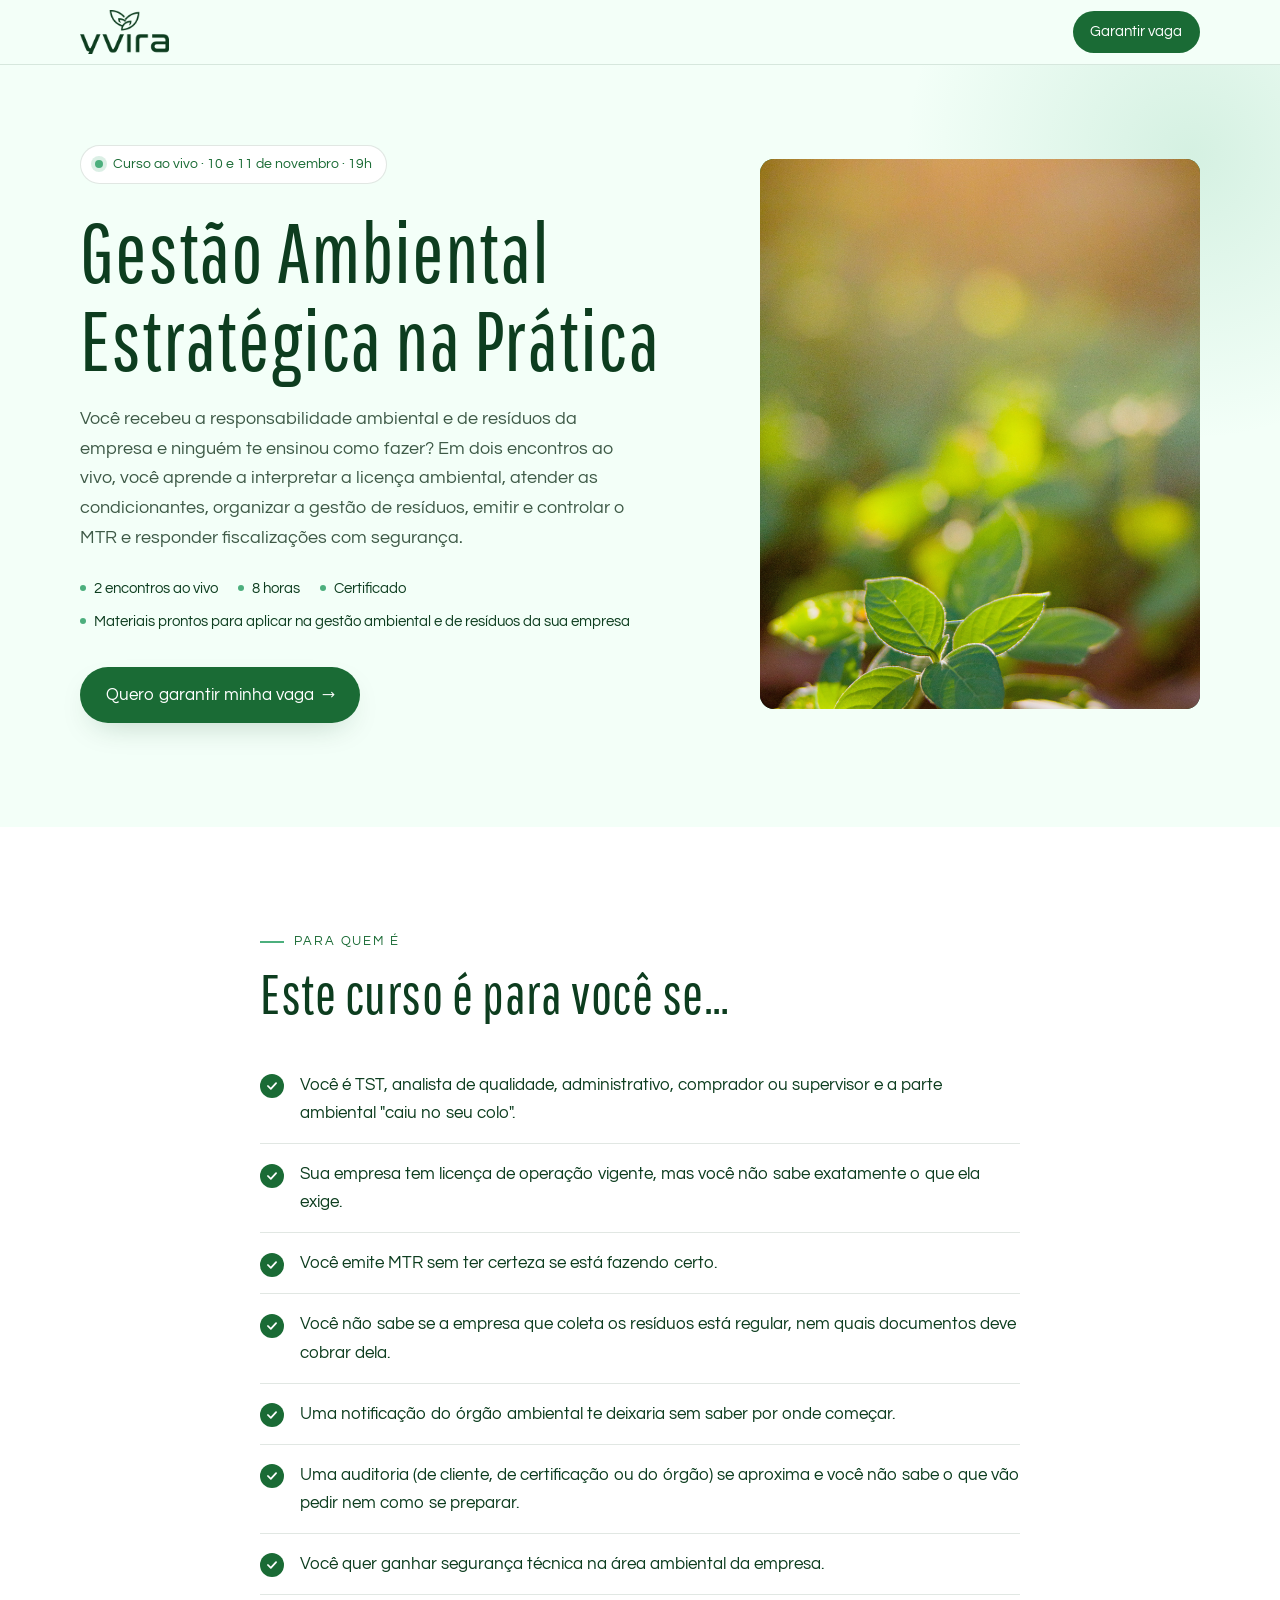
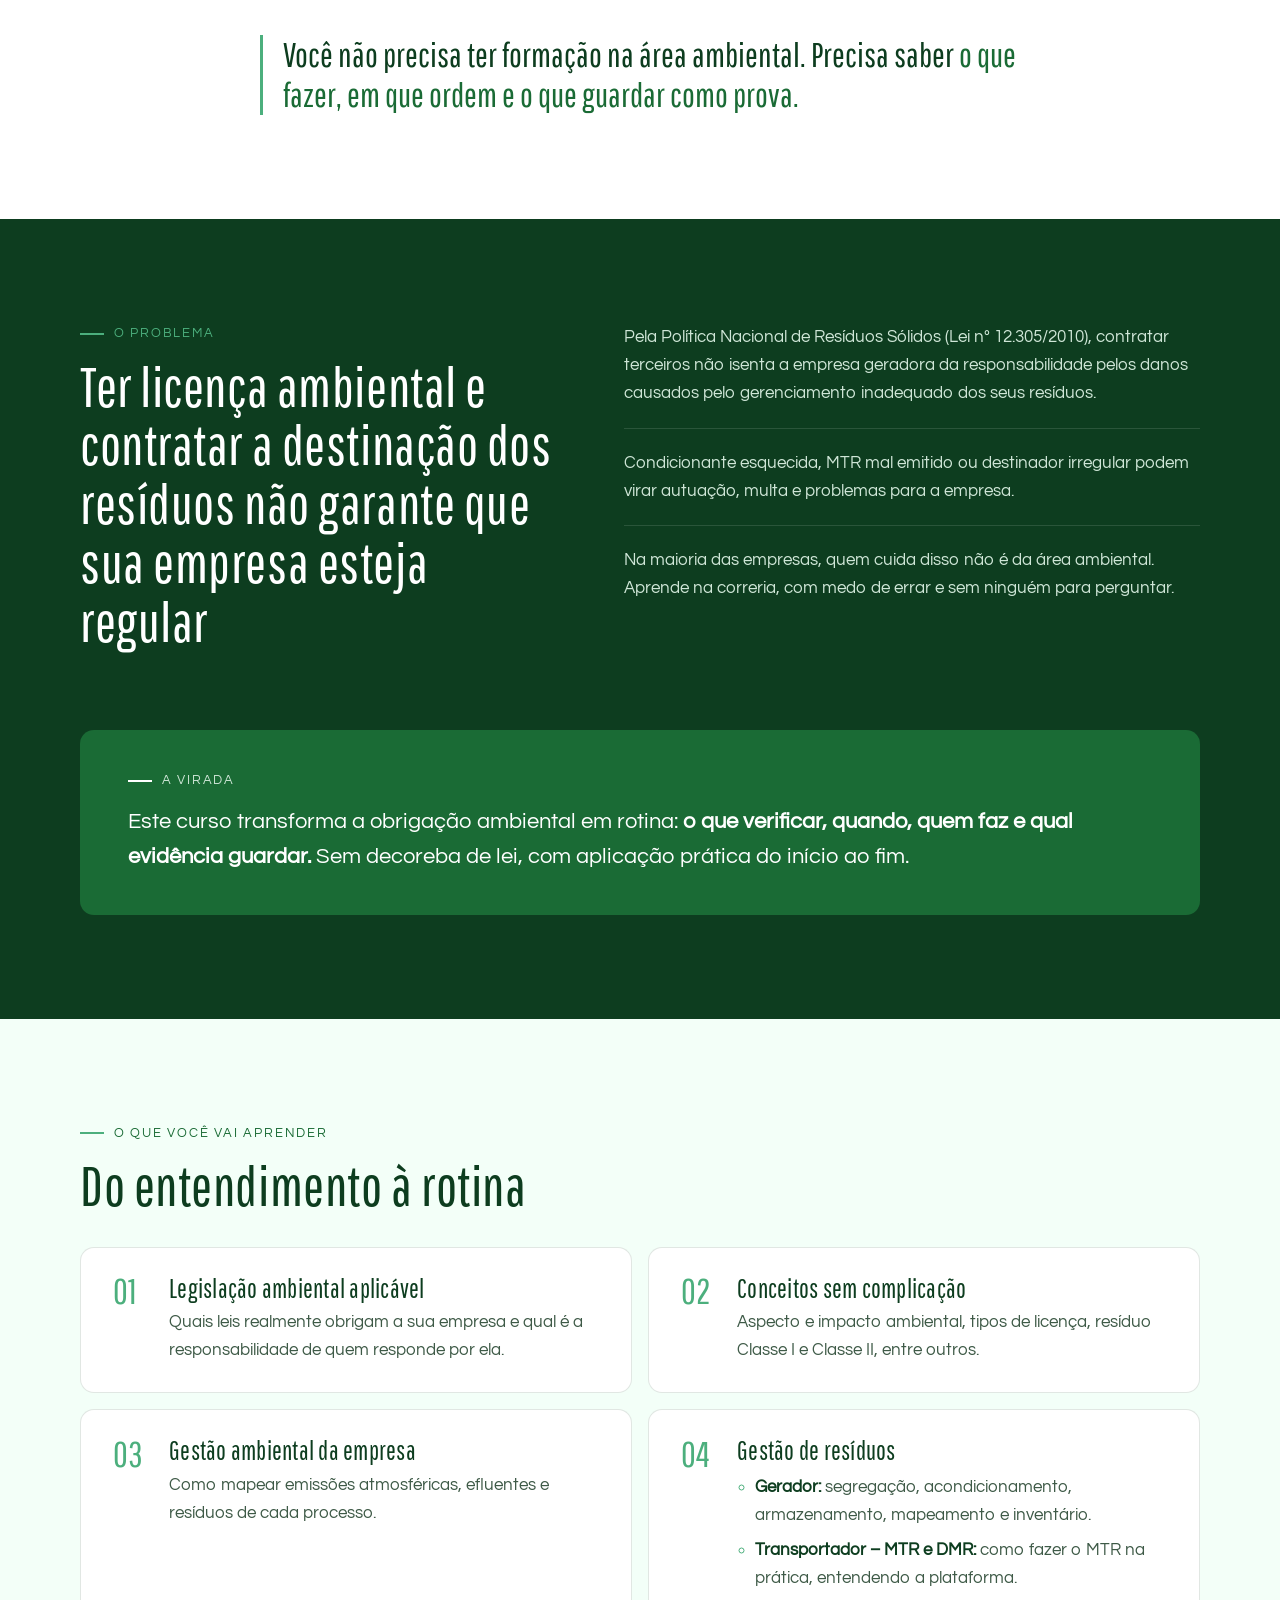
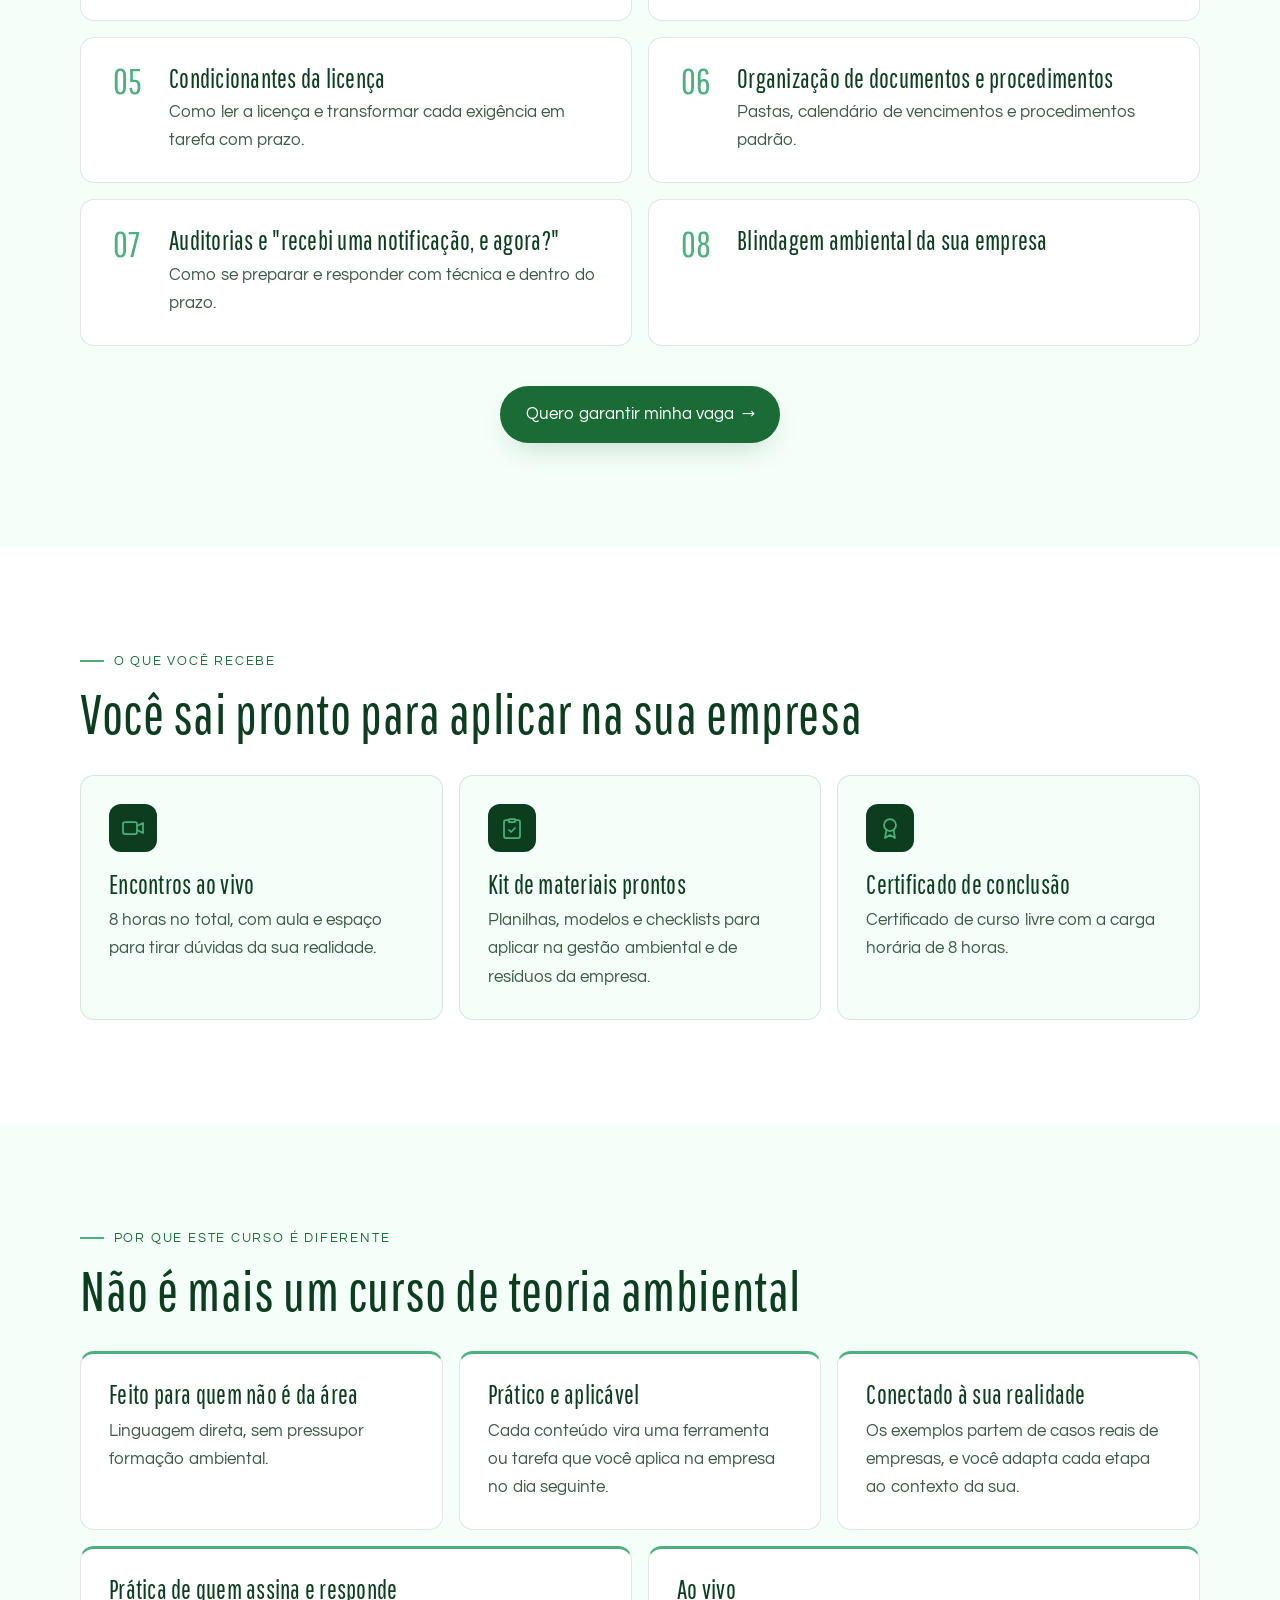
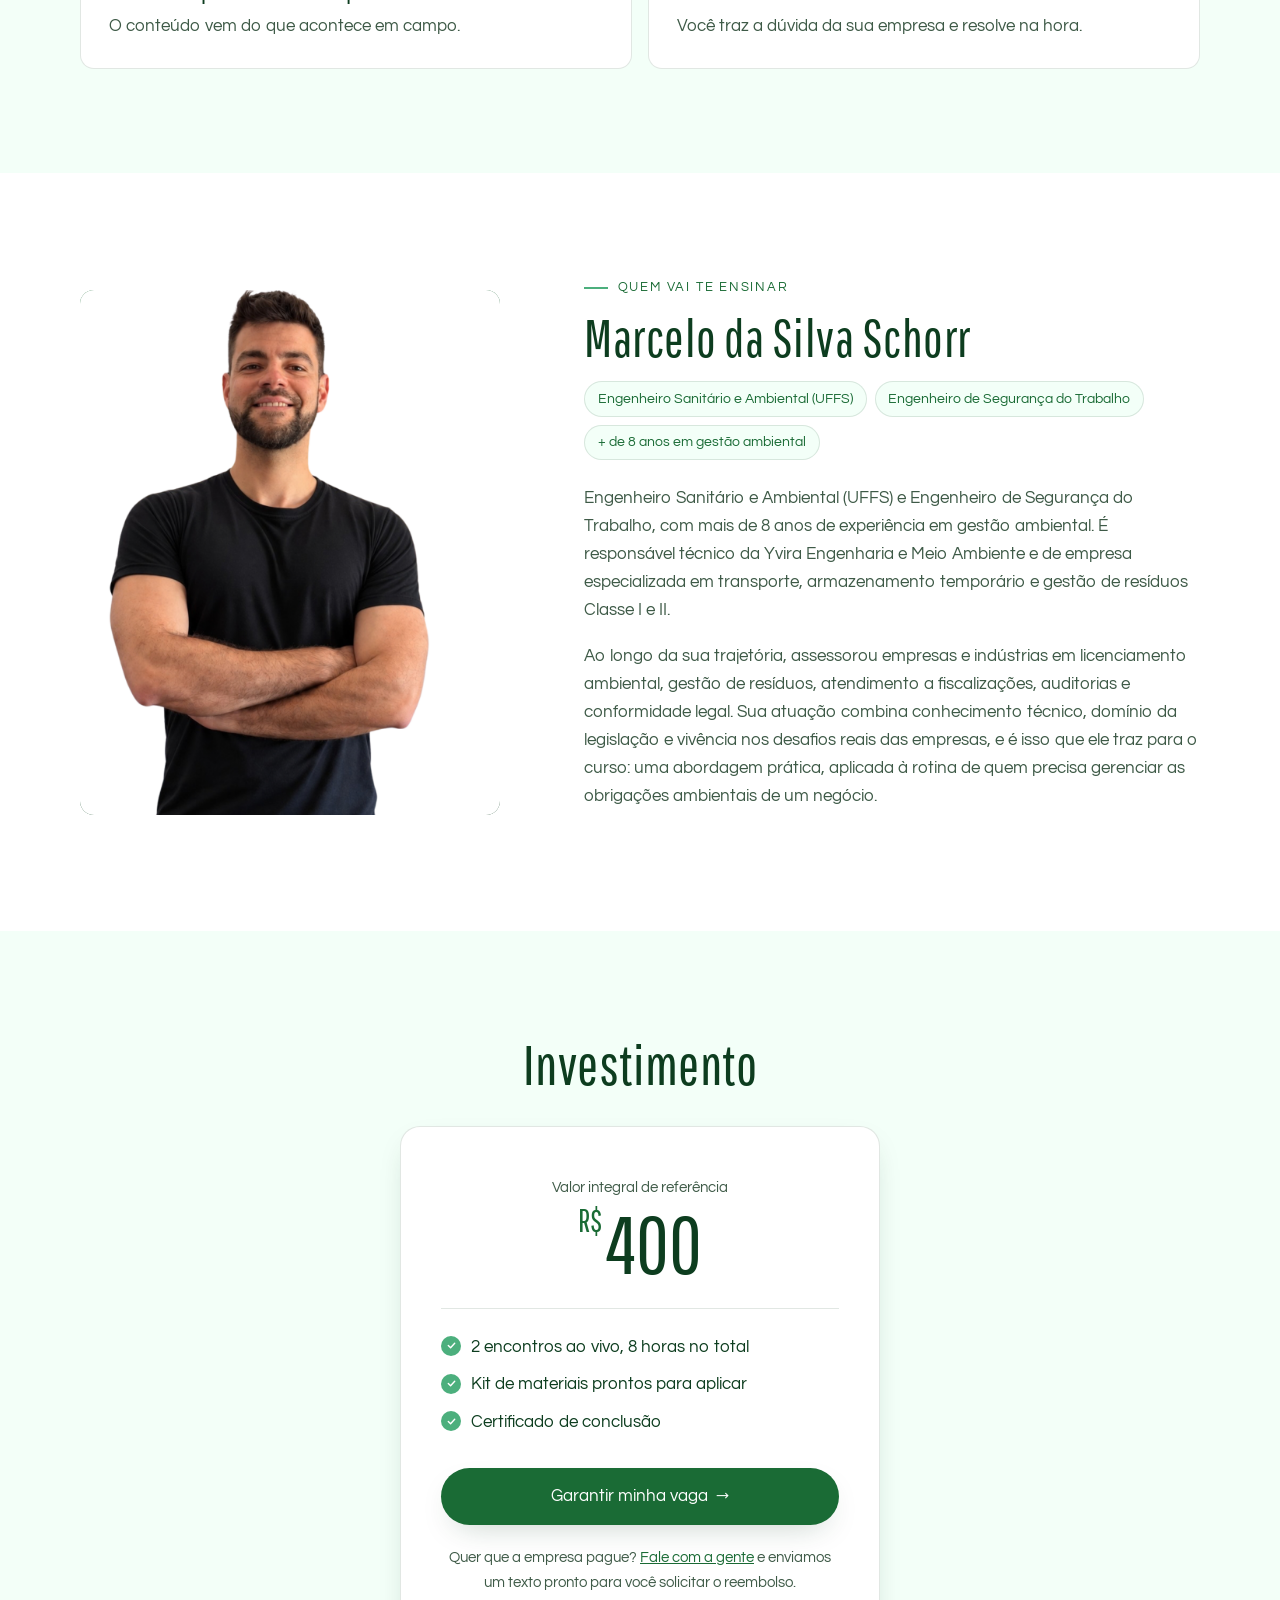
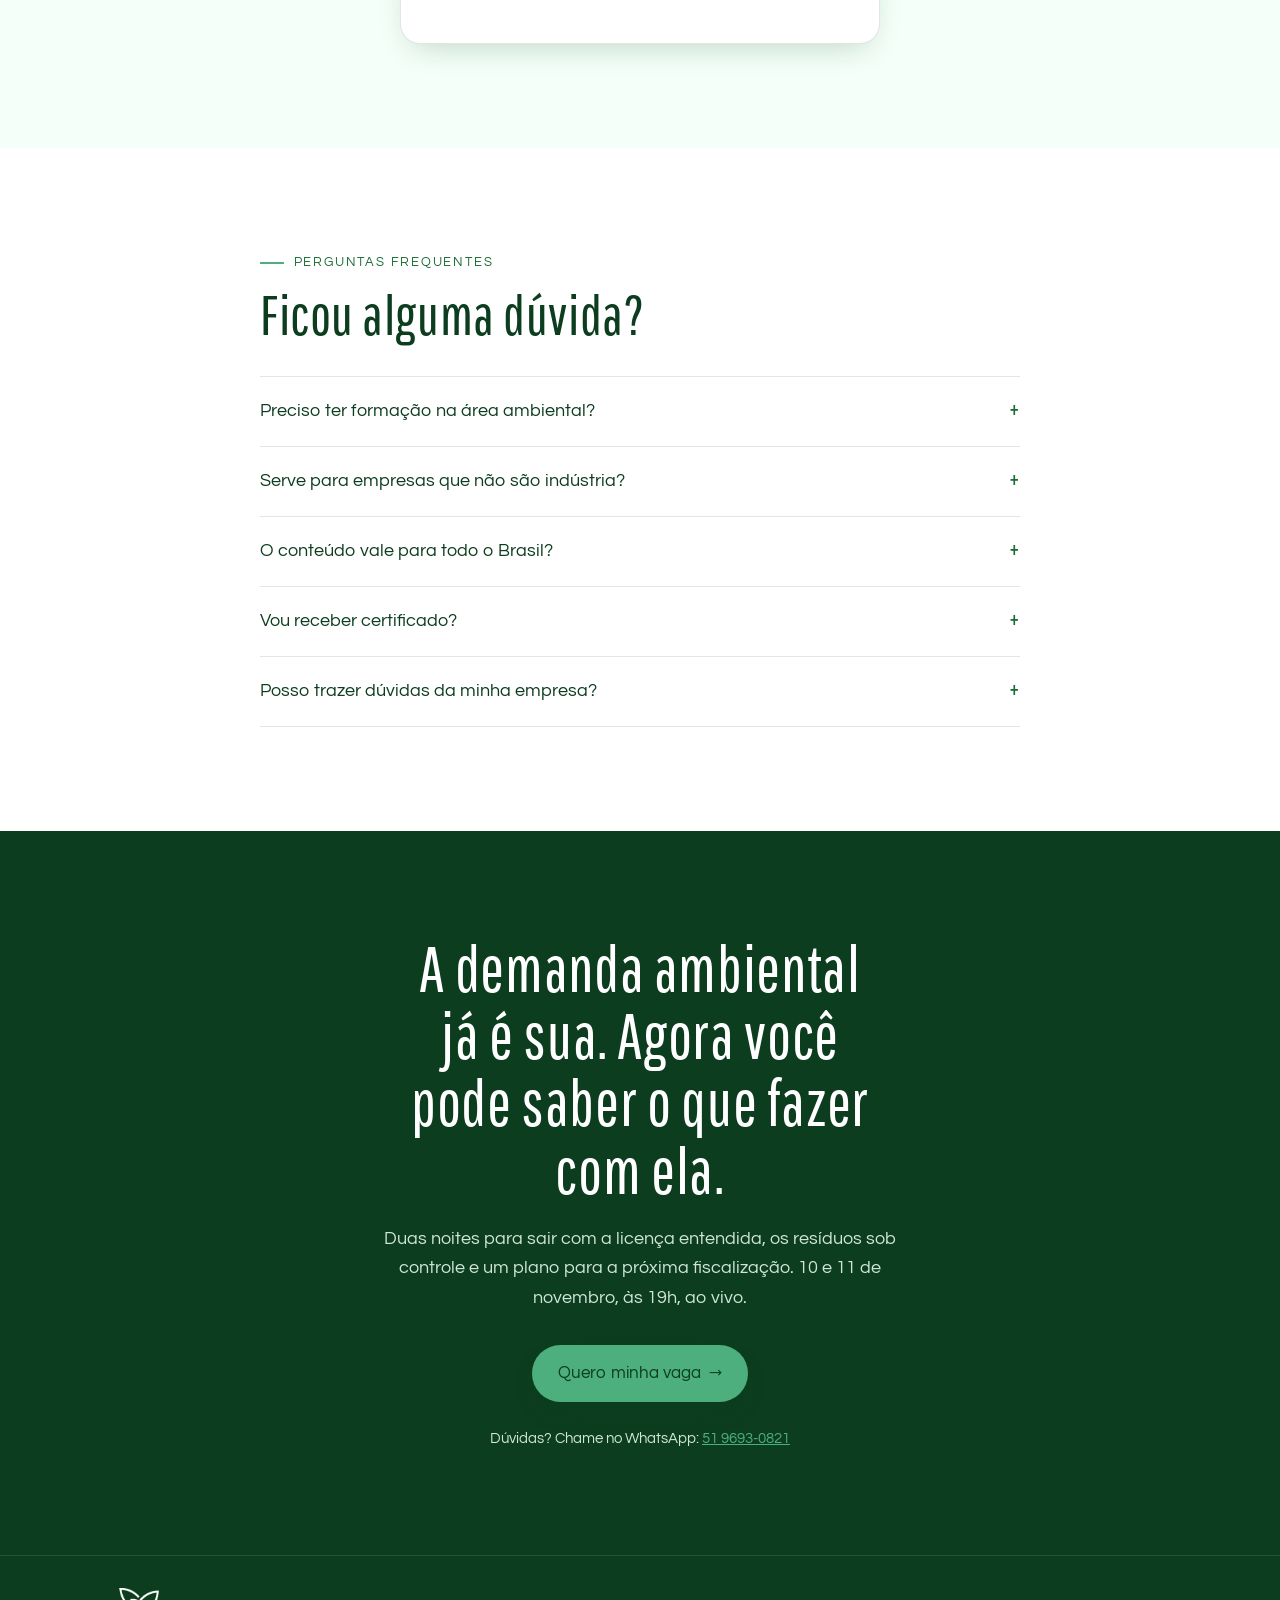
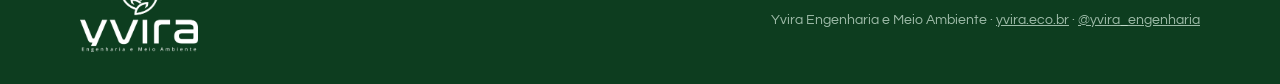
<file: index.html>
<!DOCTYPE html>
<html lang="pt-BR">
<head>
  <meta charset="UTF-8">
  <!-- viewport: sem isso o celular "finge" ser uma tela de desktop e encolhe tudo -->
  <meta name="viewport" content="width=device-width, initial-scale=1">
  <title>Gestão Ambiental Estratégica na Prática | Yvira Engenharia</title>
  <meta name="description" content="Curso ao vivo em 10 e 11 de novembro, às 19h: aprenda a interpretar a licença ambiental, atender condicionantes, organizar a gestão de resíduos, emitir o MTR e responder fiscalizações.">
  <!-- theme-color: pinta a barra do navegador no celular com o verde da marca -->
  <meta name="theme-color" content="#0D3D1F">

  <!-- Open Graph: é o que monta o "cartão" do link quando ele é colado no WhatsApp.
       Depois de publicar, troque og:image e og:url pelo endereço COMPLETO (https://...),
       porque o WhatsApp não entende caminho relativo. -->
  <meta property="og:type" content="website">
  <meta property="og:title" content="Gestão Ambiental Estratégica na Prática">
  <meta property="og:description" content="Curso ao vivo · 10 e 11 de novembro · 19h · Yvira Engenharia e Meio Ambiente">
  <meta property="og:image" content="img/og-curso.jpg">
  <meta property="og:url" content="https://yvira.eco.br/">

  <!-- Fontes da identidade: Pathway Gothic One (títulos) e Questrial (corpo).
       O preconnect abre a conexão com o Google Fonts mais cedo e acelera o carregamento. -->
  <link rel="preconnect" href="https://fonts.googleapis.com">
  <link rel="preconnect" href="https://fonts.gstatic.com" crossorigin>
  <link href="https://fonts.googleapis.com/css2?family=Pathway+Gothic+One&family=Questrial&display=swap" rel="stylesheet">

  <link rel="stylesheet" href="style.css">
  <!-- defer: o JS só roda depois que o HTML terminou de ser lido, sem travar a página -->
  <script src="script.js" defer></script>
</head>
<body>

  <!-- Link escondido que aparece ao apertar Tab: permite pular direto para o conteúdo -->
  <a class="pular" href="#conteudo-principal">Pular para o conteúdo</a>

  <!-- ===================== CABEÇALHO ===================== -->
  <header class="cabecalho">
    <div class="container cabecalho__conteudo">
      <a class="logo" href="#topo">
        <!-- Logo oficial em verde escuro, fundo transparente, sem o "Engenharia e Meio Ambiente"
             (em 44px de altura essa linha ficaria pequena demais para ler).
             width/height = tamanho real do arquivo: o navegador reserva o espaço antes de carregar. -->
        <img class="logo__imagem" src="img/logo-yvira.png" alt="Yvira Engenharia e Meio Ambiente – voltar ao início" width="480" height="236">
      </a>
      <!-- 1º botão de inscrição (topo) -->
      <a class="botao botao--pequeno" href="#investimento">Garantir vaga</a>
    </div>
  </header>

  <main id="conteudo-principal">

    <!-- ===================== SEÇÃO 1 – TOPO ===================== -->
    <section class="hero" id="topo">
      <div class="container hero__grade">
        <div class="hero__texto">
          <p class="selo">
            <span class="selo__ponto" aria-hidden="true"></span>
            Curso ao vivo · 10 e 11 de novembro · 19h
          </p>

          <h1 class="hero__titulo">Gestão Ambiental Estratégica na Prática</h1>

          <p class="hero__subtitulo">
            Você recebeu a responsabilidade ambiental e de resíduos da empresa e ninguém te ensinou como fazer?
            Em dois encontros ao vivo, você aprende a interpretar a licença ambiental, atender as condicionantes,
            organizar a gestão de resíduos, emitir e controlar o MTR e responder fiscalizações com segurança.
          </p>

          <ul class="infos" aria-label="Informações rápidas do curso">
            <li>2 encontros ao vivo</li>
            <li>8 horas</li>
            <li>Certificado</li>
            <li>Materiais prontos para aplicar na gestão ambiental e de resíduos da sua empresa</li>
          </ul>

          <a class="botao" href="#investimento">Quero garantir minha vaga</a>
        </div>

        <!-- data-legenda: texto que aparece no lugar da foto enquanto o arquivo não existir -->
        <figure class="foto hero__foto" data-legenda="Foto de campo: área de resíduos ou indústria (img/campo-residuos.jpg)">
          <img src="img/campo-residuos.jpg" alt="Área de armazenamento de resíduos em uma indústria" width="800" height="1000" fetchpriority="high">
        </figure>
      </div>
    </section>

    <!-- ===================== SEÇÃO 2 – PARA QUEM É ===================== -->
    <section class="secao secao--branca" id="para-quem" aria-labelledby="titulo-para-quem">
      <div class="container container--estreito">
        <p class="rotulo">Para quem é</p>
        <h2 class="secao__titulo" id="titulo-para-quem">Este curso é para você se…</h2>

        <ul class="lista-check">
          <li class="revelar">Você é TST, analista de qualidade, administrativo, comprador ou supervisor e a parte ambiental "caiu no seu colo".</li>
          <li class="revelar">Sua empresa tem licença de operação vigente, mas você não sabe exatamente o que ela exige.</li>
          <li class="revelar">Você emite MTR sem ter certeza se está fazendo certo.</li>
          <li class="revelar">Você não sabe se a empresa que coleta os resíduos está regular, nem quais documentos deve cobrar dela.</li>
          <li class="revelar">Uma notificação do órgão ambiental te deixaria sem saber por onde começar.</li>
          <li class="revelar">Uma auditoria (de cliente, de certificação ou do órgão) se aproxima e você não sabe o que vão pedir nem como se preparar.</li>
          <li class="revelar">Você quer ganhar segurança técnica na área ambiental da empresa.</li>
        </ul>

        <p class="destaque revelar">
          Você não precisa ter formação na área ambiental.
          Precisa saber <strong>o que fazer, em que ordem e o que guardar como prova.</strong>
        </p>
      </div>
    </section>

    <!-- ===================== SEÇÃO 3 – O PROBLEMA E A VIRADA ===================== -->
    <section class="secao secao--escura" id="problema" aria-labelledby="titulo-problema">
      <div class="container problema__grade">
        <div>
          <p class="rotulo">O problema</p>
          <h2 class="secao__titulo" id="titulo-problema">
            Ter licença ambiental e contratar a destinação dos resíduos não garante que sua empresa esteja regular
          </h2>
        </div>

        <div class="problema__pontos">
          <p class="revelar">Pela Política Nacional de Resíduos Sólidos (Lei nº 12.305/2010), contratar terceiros não isenta a empresa geradora da responsabilidade pelos danos causados pelo gerenciamento inadequado dos seus resíduos.</p>
          <p class="revelar">Condicionante esquecida, MTR mal emitido ou destinador irregular podem virar autuação, multa e problemas para a empresa.</p>
          <p class="revelar">Na maioria das empresas, quem cuida disso não é da área ambiental. Aprende na correria, com medo de errar e sem ninguém para perguntar.</p>        </div>
      </div>

      <div class="container">
        <div class="virada revelar">
          <p class="rotulo">A virada</p>
          <p class="virada__texto">
            Este curso transforma a obrigação ambiental em rotina:
            <strong>o que verificar, quando, quem faz e qual evidência guardar.</strong>
            Sem decoreba de lei, com aplicação prática do início ao fim.
          </p>
        </div>
      </div>
    </section>

    <!-- ===================== SEÇÃO 4 – O QUE VOCÊ VAI APRENDER ===================== -->
    <section class="secao" id="conteudo" aria-labelledby="titulo-conteudo">
      <div class="container">
        <p class="rotulo">O que você vai aprender</p>
        <h2 class="secao__titulo" id="titulo-conteudo">Do entendimento à rotina</h2>

        <!-- <ol> porque a ordem importa; a numeração 01, 02... é feita no CSS com counter -->
        <ol class="modulos">
          <li class="modulo revelar">
            <h3 class="modulo__titulo">Legislação ambiental aplicável</h3>
            <p>Quais leis realmente obrigam a sua empresa e qual é a responsabilidade de quem responde por ela.</p>
          </li>
          <li class="modulo revelar">
            <h3 class="modulo__titulo">Conceitos sem complicação</h3>
            <p>Aspecto e impacto ambiental, tipos de licença, resíduo Classe I e Classe II, entre outros.</p>
          </li>
          <li class="modulo revelar">
            <h3 class="modulo__titulo">Gestão ambiental da empresa</h3>
            <p>Como mapear emissões atmosféricas, efluentes e resíduos de cada processo.</p>
          </li>
          <li class="modulo revelar">
            <h3 class="modulo__titulo">Gestão de resíduos</h3>
            <ul class="modulo__sub">
              <li><strong>Gerador:</strong> segregação, acondicionamento, armazenamento, mapeamento e inventário.</li>
              <li><strong>Transportador – MTR e DMR:</strong> como fazer o MTR na prática, entendendo a plataforma.</li>
            </ul>
          </li>
          <li class="modulo revelar">
            <h3 class="modulo__titulo">Condicionantes da licença</h3>
            <p>Como ler a licença e transformar cada exigência em tarefa com prazo.</p>
          </li>
          <li class="modulo revelar">
            <h3 class="modulo__titulo">Organização de documentos e procedimentos</h3>
            <p>Pastas, calendário de vencimentos e procedimentos padrão.</p>
          </li>
          <li class="modulo revelar">
            <h3 class="modulo__titulo">Auditorias e "recebi uma notificação, e agora?"</h3>
            <p>Como se preparar e responder com técnica e dentro do prazo.</p>
          </li>
          <li class="modulo revelar">
            <h3 class="modulo__titulo">Blindagem ambiental da sua empresa</h3>
          </li>
        </ol>

        <!-- 2º botão de inscrição (meio da página) -->
        <div class="cta-meio">
          <a class="botao" href="#investimento">Quero garantir minha vaga</a>
        </div>
      </div>
    </section>

    <!-- ===================== SEÇÃO 5 – O QUE VOCÊ RECEBE ===================== -->
    <section class="secao secao--branca" id="entregas" aria-labelledby="titulo-entregas">
      <div class="container">
        <p class="rotulo">O que você recebe</p>
        <h2 class="secao__titulo" id="titulo-entregas">Você sai pronto para aplicar na sua empresa</h2>

        <div class="cards cards--3">
          <article class="card revelar">
            <div class="card__icone">
              <!-- Ícone de câmera (aula ao vivo). aria-hidden: é decorativo, o texto já explica -->
              <svg class="icone" viewBox="0 0 24 24" aria-hidden="true">
                <rect x="2" y="6" width="14" height="12" rx="2"/>
                <path d="m16 10 6-3v10l-6-3"/>
              </svg>
            </div>
            <h3 class="card__titulo">Encontros ao vivo</h3>
            <p>8 horas no total, com aula e espaço para tirar dúvidas da sua realidade.</p>
          </article>

          <article class="card revelar">
            <div class="card__icone">
              <!-- Ícone de prancheta com check (kit de materiais) -->
              <svg class="icone" viewBox="0 0 24 24" aria-hidden="true">
                <path d="M9 3h6v3H9z"/>
                <path d="M8 4H6a2 2 0 0 0-2 2v14a2 2 0 0 0 2 2h12a2 2 0 0 0 2-2V6a2 2 0 0 0-2-2h-2"/>
                <path d="m9 14 2 2 4-4"/>
              </svg>
            </div>
            <h3 class="card__titulo">Kit de materiais prontos</h3>
            <p>Planilhas, modelos e checklists para aplicar na gestão ambiental e de resíduos da empresa.</p>
          </article>

          <article class="card revelar">
            <div class="card__icone">
              <!-- Ícone de medalha (certificado) -->
              <svg class="icone" viewBox="0 0 24 24" aria-hidden="true">
                <circle cx="12" cy="9" r="6"/>
                <path d="m8.5 14-1.5 8 5-3 5 3-1.5-8"/>
              </svg>
            </div>
            <h3 class="card__titulo">Certificado de conclusão</h3>
            <p>Certificado de curso livre com a carga horária de 8 horas.</p>
          </article>
        </div>
      </div>
    </section>

    <!-- ===================== SEÇÃO 6 – POR QUE É DIFERENTE ===================== -->
    <section class="secao" id="diferenciais" aria-labelledby="titulo-diferenciais">
      <div class="container">
        <p class="rotulo">Por que este curso é diferente</p>
        <h2 class="secao__titulo" id="titulo-diferenciais">Não é mais um curso de teoria ambiental</h2>

        <!-- Cards lado a lado no desktop e empilhados no celular (o CSS cuida disso) -->
        <div class="cards cards--diferenciais">
          <article class="card card--branco card--destaque revelar">
            <h3 class="card__titulo">Feito para quem não é da área</h3>
            <p>Linguagem direta, sem pressupor formação ambiental.</p>
          </article>
          <article class="card card--branco card--destaque revelar">
            <h3 class="card__titulo">Prático e aplicável</h3>
            <p>Cada conteúdo vira uma ferramenta ou tarefa que você aplica na empresa no dia seguinte.</p>
          </article>
          <article class="card card--branco card--destaque revelar">
            <h3 class="card__titulo">Conectado à sua realidade</h3>
            <p>Os exemplos partem de casos reais de empresas, e você adapta cada etapa ao contexto da sua.</p>
          </article>
          <article class="card card--branco card--destaque revelar">
            <h3 class="card__titulo">Prática de quem assina e responde</h3>
            <p>O conteúdo vem do que acontece em campo.</p>
          </article>
          <article class="card card--branco card--destaque revelar">
            <h3 class="card__titulo">Ao vivo</h3>
            <p>Você traz a dúvida da sua empresa e resolve na hora.</p>
          </article>
        </div>
      </div>
    </section>

    <!-- ===================== SEÇÃO 7 – SOBRE O INSTRUTOR ===================== -->
    <section class="secao secao--branca" id="instrutor" aria-labelledby="titulo-instrutor">
      <div class="container instrutor">
        <figure class="foto instrutor__foto revelar" data-legenda="Foto do Marcelo (img/marcelo.jpg)">
          <!-- loading="lazy": a foto só baixa quando a pessoa rolar até aqui -->
          <img src="img/marcelo.jpg" alt="Marcelo da Silva Schorr, engenheiro ambiental e instrutor do curso" width="800" height="1000" loading="lazy">
        </figure>

        <div class="instrutor__texto">
          <p class="rotulo">Quem vai te ensinar</p>
          <h2 class="instrutor__nome" id="titulo-instrutor">Marcelo da Silva Schorr</h2>

          <ul class="chips" aria-label="Formação e experiência">
            <li>Engenheiro Sanitário e Ambiental (UFFS)</li>
            <li>Engenheiro de Segurança do Trabalho</li>
            <li>+ de 8 anos em gestão ambiental</li>
          </ul>

          <div class="instrutor__bio">
            <p>
              Engenheiro Sanitário e Ambiental (UFFS) e Engenheiro de Segurança do Trabalho, com mais de 8 anos de
              experiência em gestão ambiental. É responsável técnico da Yvira Engenharia e Meio Ambiente e de empresa
              especializada em transporte, armazenamento temporário e gestão de resíduos Classe I e II.
            </p>
            <p>
              Ao longo da sua trajetória, assessorou empresas e indústrias em licenciamento ambiental, gestão de resíduos,
              atendimento a fiscalizações, auditorias e conformidade legal. Sua atuação combina conhecimento técnico,
              domínio da legislação e vivência nos desafios reais das empresas, e é isso que ele traz para o curso:
              uma abordagem prática, aplicada à rotina de quem precisa gerenciar as obrigações ambientais de um negócio.
            </p>
          </div>
        </div>
      </div>
    </section>

    <!-- ===================== SEÇÃO 8 – INVESTIMENTO ===================== -->
    <section class="secao" id="investimento" aria-labelledby="titulo-investimento">
      <div class="container">
        <h2 class="secao__titulo centro" id="titulo-investimento">Investimento</h2>

        <div class="preco revelar">
          <p class="preco__rotulo">Valor integral de referência</p>
          <p class="preco__valor"><span class="preco__moeda">R$</span>400</p>

          <ul class="preco__itens">
            <li>2 encontros ao vivo, 8 horas no total</li>
            <li>Kit de materiais prontos para aplicar</li>
            <li>Certificado de conclusão</li>
          </ul>

          <!-- Leva à página de inscrição (formulário + pagamento PIX) -->
          <a class="botao botao--largo" href="inscricao.html">Garantir minha vaga</a>

          <p class="preco__extra">
            Quer que a empresa pague?
            <a href="https://wa.me/555196930821" data-whatsapp="Olá! Tenho interesse no curso Gestão Ambiental Estratégica na Prática e gostaria do texto pronto para pedir o reembolso à minha empresa.">Fale com a gente</a>
            e enviamos um texto pronto para você solicitar o reembolso.
          </p>
        </div>
      </div>
    </section>

    <!-- ===================== SEÇÃO 9 – PERGUNTAS FREQUENTES ===================== -->
    <section class="secao secao--branca" id="faq" aria-labelledby="titulo-faq">
      <div class="container container--estreito">
        <p class="rotulo">Perguntas frequentes</p>
        <h2 class="secao__titulo" id="titulo-faq">Ficou alguma dúvida?</h2>

        <!-- <details>/<summary>: acordeão nativo do HTML. Abre e fecha sem nenhuma linha de JS
             e já funciona com teclado e leitor de tela. -->
        <div class="faq">
          <details class="faq__item">
            <summary>Preciso ter formação na área ambiental?</summary>
            <p>Não. O curso foi feito para quem recebeu a demanda sem ser da área.</p>
          </details>
          <details class="faq__item">
            <summary>Serve para empresas que não são indústria?</summary>
            <p>Sim. Os exemplos incluem a indústria, mas licença, resíduos, MTR e condicionantes valem para qualquer empresa licenciada.</p>
          </details>
          <details class="faq__item">
            <summary>O conteúdo vale para todo o Brasil?</summary>
            <p>Os princípios e a legislação federal valem para todo o país. Os exemplos estaduais são do Rio Grande do Sul; regras de outros estados podem variar.</p>
          </details>
          <details class="faq__item">
            <summary>Vou receber certificado?</summary>
            <p>Sim, certificado de curso livre com a carga horária. Ele comprova a capacitação, mas não habilita a assinar responsabilidade técnica.</p>
          </details>
          <details class="faq__item">
            <summary>Posso trazer dúvidas da minha empresa?</summary>
            <p>Sim. Os encontros têm tempo reservado para isso.</p>
          </details>
        </div>
      </div>
    </section>

    <!-- ===================== SEÇÃO 10 – CHAMADA FINAL ===================== -->
    <section class="secao secao--escura final" id="chamada-final" aria-labelledby="titulo-final">
      <div class="container">
        <h2 class="final__titulo" id="titulo-final">A demanda ambiental já é sua. Agora você pode saber o que fazer com ela.</h2>
        <p class="final__texto">
          Duas noites para sair com a licença entendida, os resíduos sob controle e um plano para a próxima fiscalização.
          10 e 11 de novembro, às 19h, ao vivo.
        </p>
        <!-- 3º botão de inscrição (fim da página) -->
        <a class="botao botao--claro" href="inscricao.html">Quero minha vaga</a>
        <p class="final__whats">
          Dúvidas? Chame no WhatsApp:
          <a href="https://wa.me/555196930821" data-whatsapp="Olá! Tenho uma dúvida sobre o curso Gestão Ambiental Estratégica na Prática.">51 9693-0821</a>
        </p>
      </div>
    </section>

  </main>

  <!-- ===================== RODAPÉ ===================== -->
  <footer class="rodape">
    <div class="container rodape__conteudo">
      <!-- Versão branca e completa do logo, para o fundo verde escuro do rodapé -->
      <img class="rodape__logo" src="img/logo-yvira-branco.png" alt="Yvira Engenharia e Meio Ambiente" width="640" height="347" loading="lazy">
      <p>
        Yvira Engenharia e Meio Ambiente ·
        <a href="https://yvira.eco.br" target="_blank" rel="noopener">yvira.eco.br</a> ·
        <a href="https://www.instagram.com/yvira_engenharia" target="_blank" rel="noopener">@yvira_engenharia</a>
      </p>
    </div>
  </footer>

  <!-- Barra fixa só no celular: mantém o botão de inscrição sempre à mão durante a rolagem.
       O JS mostra/esconde conforme a seção visível. -->
  <div class="barra-fixa" id="barra-fixa">
    <p class="barra-fixa__info"><strong>10 e 11/11 · 19h</strong><br>Curso ao vivo</p>
    <a class="botao botao--pequeno" href="#investimento">Garantir vaga</a>
  </div>

</body>
</html>
</file>
<file: style.css>
/* =====================================================================
   LANDING PAGE – Gestão Ambiental Estratégica na Prática (Yvira)
   Organização do arquivo:
   1. Variáveis (identidade visual)
   2. Base (reset e elementos gerais)
   3. Componentes reutilizáveis (container, botões, rótulos, fotos, cards)
   4. Seções, na ordem em que aparecem na página
   5. Animação de entrada
   6. Telas maiores (tablet e desktop)
   Escrito "mobile first": as regras sem @media valem para o celular,
   e os @media (min-width) no fim só ACRESCENTAM ajustes para telas maiores.
   ===================================================================== */


/* =========================== 1. VARIÁVEIS =========================== */
/* Guardar as cores aqui evita repetir o código hexadecimal no arquivo todo:
   se a marca mudar um tom, você troca em um lugar só. */
:root {
  --verde-escuro: #0D3D1F;
  --verde-medio: #1A6B35;
  --verde-claro: #4CAF7D;
  --fundo: #F3FFF8;
  --branco: #FFFFFF;

  --texto: #0D3D1F;
  --texto-suave: #3E5A47;      /* contraste 7:1 sobre o fundo claro */
  --texto-no-escuro: #CFE6D7;  /* texto corrido sobre o verde escuro */
  --borda: rgba(13, 61, 31, 0.12);

  --fonte-titulo: 'Pathway Gothic One', 'Arial Narrow', sans-serif;
  --fonte-corpo: 'Questrial', system-ui, -apple-system, 'Segoe UI', sans-serif;

  --raio: 14px;
  --sombra: 0 12px 32px -14px rgba(13, 61, 31, 0.28);
  --largura-max: 1120px;
  --altura-cabecalho: 64px;

  /* Ícone de "check" usado em várias listas, desenhado em SVG dentro do CSS */
  --icone-check: url("data:image/svg+xml,%3Csvg xmlns='http://www.w3.org/2000/svg' viewBox='0 0 24 24' fill='none' stroke='white' stroke-width='3' stroke-linecap='round' stroke-linejoin='round'%3E%3Cpath d='m5 12 5 5 9-10'/%3E%3C/svg%3E");
}


/* =========================== 2. BASE =========================== */
/* border-box: a largura de um elemento passa a incluir padding e borda,
   o que deixa as contas de layout muito mais previsíveis. */
*,
*::before,
*::after {
  box-sizing: border-box;
}

html {
  scroll-behavior: smooth;
  /* Ao clicar num link "#secao", desconta a altura do cabeçalho fixo
     para o título não ficar escondido embaixo dele. */
  scroll-padding-top: calc(var(--altura-cabecalho) + 16px);
  -webkit-text-size-adjust: 100%;
}

body {
  margin: 0;
  font-family: var(--fonte-corpo);
  font-size: 1.0625rem;
  line-height: 1.65;
  color: var(--texto);
  background: var(--fundo);
  -webkit-font-smoothing: antialiased;
}

img {
  display: block;
  max-width: 100%;
  height: auto;
}

h1,
h2,
h3 {
  margin: 0;
  font-family: var(--fonte-titulo);
  font-weight: 400; /* a Pathway Gothic One só tem esse peso */
  line-height: 1.05;
  letter-spacing: 0.01em;
}

p {
  margin: 0 0 1em;
}

a {
  color: var(--verde-medio);
}

/* Garante que o atributo hidden esconda mesmo elementos que têm "display" no CSS
   (ex.: o botão de pagamento, que é .botao com display: inline-flex) */
[hidden] {
  display: none !important;
}

/* Contorno visível só para quem navega pelo teclado */
:focus-visible {
  outline: 3px solid var(--verde-claro);
  outline-offset: 3px;
  border-radius: 4px;
}

/* Link "Pular para o conteúdo": fica fora da tela até receber foco */
.pular {
  position: absolute;
  top: -100px;
  left: 1rem;
  z-index: 100;
  padding: 0.75rem 1rem;
  background: var(--verde-escuro);
  color: var(--branco);
  border-radius: 8px;
}

.pular:focus {
  top: 1rem;
}


/* =========================== 3. COMPONENTES =========================== */

/* Container: centraliza o conteúdo e garante 20px de respiro nas laterais */
.container {
  width: min(100% - 2.5rem, var(--largura-max));
  margin-inline: auto;
}

.container--estreito {
  width: min(100% - 2.5rem, 760px);
}

.centro {
  text-align: center;
}

/* ---------- Botões ---------- */
.botao {
  display: inline-flex;
  align-items: center;
  justify-content: center;
  gap: 0.5rem;
  min-height: 52px; /* área de toque confortável no celular */
  padding: 0.9rem 1.6rem;
  background: var(--verde-medio);
  color: var(--branco);
  font-family: var(--fonte-corpo);
  font-size: 1.0625rem;
  text-align: center;
  text-decoration: none;
  border: 0; /* tira a borda padrão quando a classe é usada em <button> */
  border-radius: 999px;
  box-shadow: var(--sombra);
  cursor: pointer;
  transition: background-color 0.2s, transform 0.2s;
}

/* Botão desativado enquanto o formulário está sendo enviado */
.botao:disabled {
  opacity: 0.6;
  cursor: wait;
  transform: none;
}

/* Setinha decorativa. O "/ ''" diz ao leitor de tela para não ler a seta. */
.botao::after {
  content: '→';
  content: '→' / '';
  transition: transform 0.2s;
}

.botao:hover {
  background: var(--verde-escuro);
  transform: translateY(-2px);
}

.botao:hover::after {
  transform: translateX(3px);
}

.botao--pequeno {
  min-height: 42px;
  padding: 0.55rem 1.1rem;
  font-size: 0.95rem;
  box-shadow: none;
}

.botao--pequeno::after {
  content: none;
}

.botao--largo {
  width: 100%;
}

/* Versão para fundo escuro */
.botao--claro {
  background: var(--verde-claro);
  color: var(--verde-escuro);
}

.botao--claro:hover {
  background: var(--branco);
}

/* ---------- Rótulo acima dos títulos ("PARA QUEM É") ---------- */
.rotulo {
  display: flex;
  align-items: center;
  gap: 0.6rem;
  margin-bottom: 0.75rem;
  font-size: 0.8rem;
  letter-spacing: 0.14em;
  text-transform: uppercase;
  color: var(--verde-medio);
}

.rotulo::before {
  content: '';
  width: 24px;
  height: 2px;
  background: var(--verde-claro);
}

.secao__titulo {
  margin-bottom: 2rem;
  font-size: clamp(2.25rem, 7vw, 3.5rem); /* cresce com a tela, entre 36px e 56px */
  color: var(--verde-escuro);
}

/* ---------- Seções e variações de fundo ---------- */
.secao {
  padding: 4.5rem 0;
}

.secao--branca {
  background: var(--branco);
}

.secao--escura {
  background: var(--verde-escuro);
  color: var(--texto-no-escuro);
}

.secao--escura .secao__titulo {
  color: var(--branco);
}

.secao--escura .rotulo {
  color: var(--verde-claro);
}

/* ---------- Fotos (com espaço reservado enquanto a imagem não existe) ---------- */
.foto {
  position: relative;
  margin: 0;
  overflow: hidden;
  border-radius: var(--raio);
  background: linear-gradient(160deg, var(--verde-medio), var(--verde-escuro));
  aspect-ratio: 4 / 5; /* reserva o espaço e evita a página "pular" quando a foto carrega */
}

.foto img {
  width: 100%;
  height: 100%;
  object-fit: cover;
  /* Quando a foto é mais alta que a moldura, o cover corta o excesso. Por padrão o corte
     é igual em cima e embaixo, o que tirava o rosto das fotos de pessoas.
     "center top" prende a foto pelo topo: o corte passa a acontecer só embaixo. */
  object-position: center top;
}

/* O script.js adiciona .foto--vazia quando o arquivo da imagem não é encontrado */
.foto--vazia img {
  display: none;
}

.foto--vazia::after {
  content: attr(data-legenda);
  position: absolute;
  inset: 0.75rem;
  display: grid;
  place-items: center;
  padding: 1.5rem;
  text-align: center;
  font-size: 0.9rem;
  color: rgba(255, 255, 255, 0.8);
  border: 2px dashed rgba(255, 255, 255, 0.35);
  border-radius: 10px;
}

/* ---------- Cards ---------- */
.cards {
  display: grid;
  gap: 1rem;
}

.card {
  padding: 1.75rem;
  background: var(--fundo);
  border: 1px solid var(--borda);
  border-radius: var(--raio);
}

.card--branco {
  background: var(--branco);
}

.card--destaque {
  border-top: 3px solid var(--verde-claro);
}

.card__icone {
  display: grid;
  place-items: center;
  width: 48px;
  height: 48px;
  margin-bottom: 1.25rem;
  background: var(--verde-escuro);
  color: var(--verde-claro);
  border-radius: 12px;
}

/* Os ícones usam stroke="currentColor": herdam a cor definida no elemento pai */
.icone {
  width: 24px;
  height: 24px;
  fill: none;
  stroke: currentColor;
  stroke-width: 1.75;
  stroke-linecap: round;
  stroke-linejoin: round;
}

.card__titulo {
  margin-bottom: 0.5rem;
  font-size: 1.6rem;
  color: var(--verde-escuro);
}

.card p {
  margin: 0;
  color: var(--texto-suave);
}


/* =========================== 4. SEÇÕES =========================== */

/* ---------- Cabeçalho ---------- */
.cabecalho {
  position: sticky; /* acompanha a rolagem, mantendo o botão no topo */
  top: 0;
  z-index: 50;
  background: rgba(243, 255, 248, 0.9);
  backdrop-filter: blur(10px);
  -webkit-backdrop-filter: blur(10px);
  border-bottom: 1px solid var(--borda);
}

.cabecalho__conteudo {
  display: flex;
  align-items: center;
  justify-content: space-between;
  height: var(--altura-cabecalho);
}

.logo {
  display: inline-flex;
}

/* Fixamos só a altura; width: auto mantém a proporção original do logo */
.logo__imagem {
  width: auto;
  height: 44px;
}

/* ---------- Seção 1: Topo (hero) ---------- */
.hero {
  position: relative;
  overflow: hidden;
  padding: 3rem 0 4rem;
}

/* Brilho verde suave no canto, puramente decorativo */
.hero::before {
  content: '';
  position: absolute;
  top: -220px;
  right: -220px;
  width: 620px;
  height: 620px;
  background: radial-gradient(circle, rgba(76, 175, 125, 0.18), transparent 65%);
  pointer-events: none;
}

.hero__grade {
  position: relative; /* fica acima do brilho decorativo */
  display: grid;
  gap: 2.5rem;
  align-items: center;
}

.selo {
  display: inline-flex;
  align-items: center;
  gap: 0.6rem;
  margin-bottom: 1.5rem;
  padding: 0.4rem 0.9rem;
  font-size: 0.9rem;
  color: var(--verde-medio);
  background: var(--branco);
  border: 1px solid var(--borda);
  border-radius: 999px;
}

.selo__ponto {
  flex-shrink: 0;
  width: 8px;
  height: 8px;
  background: var(--verde-claro);
  border-radius: 50%;
  box-shadow: 0 0 0 4px rgba(76, 175, 125, 0.2);
}

.hero__titulo {
  margin-bottom: 1.25rem;
  font-size: clamp(3rem, 11vw, 5.25rem);
  color: var(--verde-escuro);
}

.hero__subtitulo {
  max-width: 56ch; /* linha com no máximo ~56 caracteres: leitura mais confortável */
  font-size: 1.125rem;
  color: var(--texto-suave);
}

.infos {
  display: flex;
  flex-wrap: wrap;
  gap: 0.5rem 1.25rem;
  margin: 1.5rem 0 2rem;
  padding: 0;
  list-style: none;
  font-size: 0.95rem;
}

.infos li {
  display: flex;
  align-items: baseline;
  gap: 0.5rem;
}

.infos li::before {
  content: '';
  flex-shrink: 0;
  width: 6px;
  height: 6px;
  background: var(--verde-claro);
  border-radius: 50%;
  transform: translateY(-2px);
}

.hero__foto {
  aspect-ratio: 4 / 3; /* no celular a foto fica mais baixa para não empurrar demais a página */
}

/* ---------- Seção 2: Para quem é ---------- */
.lista-check {
  margin: 0 0 2.5rem;
  padding: 0;
  list-style: none;
}

.lista-check li {
  position: relative;
  padding: 1rem 0 1rem 2.5rem;
  border-bottom: 1px solid var(--borda);
}

.lista-check li::before {
  content: '';
  position: absolute;
  top: 1.2rem;
  left: 0;
  width: 1.5rem;
  height: 1.5rem;
  background: var(--verde-medio) var(--icone-check) center / 14px no-repeat;
  border-radius: 50%;
}

.destaque {
  margin: 0;
  padding-left: 1.25rem;
  font-family: var(--fonte-titulo);
  font-size: clamp(1.6rem, 5vw, 2.1rem);
  line-height: 1.2;
  color: var(--verde-escuro);
  border-left: 3px solid var(--verde-claro);
}

.destaque strong {
  font-weight: 400;
  color: var(--verde-medio);
}

/* ---------- Seção 3: Problema e virada ---------- */
.problema__grade {
  display: grid;
  gap: 1rem;
}

.problema__pontos p {
  margin-bottom: 1.25rem;
  padding-bottom: 1.25rem;
  border-bottom: 1px solid rgba(255, 255, 255, 0.12);
}

/* O último parágrafo não precisa de linha divisória: não há nada depois dele */
.problema__pontos p:last-child {
  margin-bottom: 0;
  padding-bottom: 0;
  border-bottom: 0;
}

.virada {
  margin-top: 3rem;
  padding: 2rem 1.5rem;
  background: var(--verde-medio);
  border-radius: var(--raio);
}

.secao--escura .virada .rotulo {
  color: var(--texto-no-escuro);
}

.virada .rotulo::before {
  background: var(--branco);
}

.virada__texto {
  margin: 0;
  font-size: 1.2rem;
  color: var(--branco);
}

/* ---------- Seção 4: O que você vai aprender ---------- */
.modulos {
  display: grid;
  gap: 1rem;
  margin: 0;
  padding: 0;
  list-style: none;
  counter-reset: modulo; /* cria um contador chamado "modulo" que começa em 0 */
}

.modulo {
  position: relative;
  padding: 1.5rem;
  background: var(--branco);
  border: 1px solid var(--borda);
  border-radius: var(--raio);
  counter-increment: modulo; /* cada <li> soma 1 ao contador */
}

/* Mostra o número do contador com zero à esquerda: 01, 02, 03... */
.modulo::before {
  content: counter(modulo, decimal-leading-zero);
  display: block;
  margin-bottom: 0.5rem;
  font-family: var(--fonte-titulo);
  font-size: 2.25rem;
  line-height: 1;
  color: var(--verde-claro);
}

.modulo__titulo {
  margin-bottom: 0.35rem;
  font-size: 1.6rem;
  color: var(--verde-escuro);
}

.modulo p {
  margin: 0;
  color: var(--texto-suave);
}

.modulo__sub {
  margin: 0.5rem 0 0;
  padding-left: 1.1rem;
  color: var(--texto-suave);
}

.modulo__sub li + li {
  margin-top: 0.4rem;
}

.modulo__sub li::marker {
  color: var(--verde-claro);
}

.modulo__sub strong {
  color: var(--verde-escuro);
}

.cta-meio {
  margin-top: 2.5rem;
  text-align: center;
}

/* ---------- Seção 7: Instrutor ---------- */
.instrutor {
  display: grid;
  gap: 2rem;
  align-items: center;
}

.instrutor__foto {
  width: 100%;
  max-width: 420px;
}

.instrutor__nome {
  margin-bottom: 1rem;
  font-size: clamp(2.25rem, 7vw, 3.25rem);
  color: var(--verde-escuro);
}

.chips {
  display: flex;
  flex-wrap: wrap;
  gap: 0.5rem;
  margin: 0 0 1.5rem;
  padding: 0;
  list-style: none;
}

.chips li {
  padding: 0.35rem 0.8rem;
  font-size: 0.85rem;
  color: var(--verde-medio);
  background: var(--fundo);
  border: 1px solid var(--borda);
  border-radius: 999px;
}

.instrutor__bio p {
  color: var(--texto-suave);
}

/* ---------- Seção 8: Investimento ---------- */
.preco {
  max-width: 480px;
  margin-inline: auto;
  padding: 2.5rem 1.75rem;
  text-align: center;
  background: var(--branco);
  border: 1px solid var(--borda);
  border-radius: 20px;
  box-shadow: var(--sombra);
}

.preco__rotulo {
  margin-bottom: 0.25rem;
  font-size: 0.95rem;
  color: var(--texto-suave);
}

.preco__valor {
  margin-bottom: 1.5rem;
  font-family: var(--fonte-titulo);
  font-size: 5rem;
  line-height: 1;
  color: var(--verde-escuro);
}

.preco__moeda {
  margin-right: 0.25rem;
  font-size: 2rem;
  vertical-align: top;
  color: var(--verde-medio);
}

.preco__itens {
  display: grid;
  gap: 0.6rem;
  margin: 0 0 2rem;
  padding: 1.5rem 0 0;
  list-style: none;
  text-align: left;
  border-top: 1px solid var(--borda);
}

.preco__itens li {
  position: relative;
  padding-left: 1.9rem;
}

.preco__itens li::before {
  content: '';
  position: absolute;
  top: 0.2rem;
  left: 0;
  width: 1.25rem;
  height: 1.25rem;
  background: var(--verde-claro) var(--icone-check) center / 11px no-repeat;
  border-radius: 50%;
}

.preco__extra {
  margin: 1.25rem 0 0;
  font-size: 0.95rem;
  color: var(--texto-suave);
}

/* ---------- Seção 8B: Formulário de inscrição ---------- */
.form__intro {
  margin-bottom: 2.5rem;
  color: var(--texto-suave);
}

/* Cada bloco do formulário (Seus dados, Perfil, Demanda) */
.form__grupo {
  display: grid;
  gap: 1.25rem;
  margin: 0 0 2.5rem;
  padding: 0;
  border: 0;
  min-width: 0; /* o fieldset tem largura mínima própria; zerar evita estourar a tela no celular */
}

.form__legenda {
  width: 100%;
  padding: 0 0 1rem;
  font-family: var(--fonte-titulo);
  font-size: 1.75rem;
  line-height: 1.1;
  color: var(--verde-escuro);
}

/* Um campo = rótulo em cima + caixa de digitação embaixo */
.campo {
  display: grid;
  gap: 0.4rem;
}

.campo label,
.opcoes legend {
  font-size: 0.95rem;
  color: var(--verde-escuro);
}

/* Texto auxiliar ao lado do rótulo, entre parênteses: "(opcional)" */
.campo__dica {
  font-size: 0.85rem;
  color: var(--texto-suave);
}

.campo__dica::before {
  content: '(';
}

.campo__dica::after {
  content: ')';
}

.campo input,
.campo textarea {
  width: 100%;
  padding: 0.8rem 1rem;
  font: inherit;
  font-size: 1rem; /* 16px ou mais: evita o iPhone dar zoom sozinho ao tocar no campo */
  color: var(--texto);
  background: var(--fundo);
  border: 1px solid rgba(13, 61, 31, 0.25);
  border-radius: 10px;
  transition: border-color 0.2s, box-shadow 0.2s;
}

.campo textarea {
  resize: vertical; /* a pessoa pode aumentar a altura, mas não a largura */
}

.campo input:focus,
.campo textarea:focus {
  outline: none; /* trocamos o contorno padrão por borda + brilho verde */
  border-color: var(--verde-medio);
  box-shadow: 0 0 0 3px rgba(76, 175, 125, 0.25);
}

/* :user-invalid só marca de vermelho DEPOIS que a pessoa mexeu no campo,
   e não assim que a página abre */
.campo input:user-invalid,
.campo textarea:user-invalid {
  border-color: #B3261E;
}

/* Opções "Como você conheceu o curso?" em formato de pílulas clicáveis */
.opcoes {
  display: flex;
  flex-wrap: wrap;
  gap: 0.5rem;
  margin: 0;
  padding: 0;
  border: 0;
  min-width: 0;
}

.opcoes legend {
  width: 100%;
  padding: 0 0 0.5rem;
}

.opcao {
  display: inline-flex;
  align-items: center;
  gap: 0.5rem;
  padding: 0.55rem 1rem;
  font-size: 0.95rem;
  background: var(--fundo);
  border: 1px solid rgba(13, 61, 31, 0.25);
  border-radius: 999px;
  cursor: pointer;
  transition: border-color 0.2s, background-color 0.2s;
}

/* :has() = "a pílula que TEM um radio marcado dentro" fica destacada */
.opcao:has(input:checked) {
  background: rgba(76, 175, 125, 0.15);
  border-color: var(--verde-medio);
}

/* accent-color pinta radio e checkbox nativos com a cor da marca */
.opcao input,
.consentimento input {
  width: 1.1rem;
  height: 1.1rem;
  margin: 0;
  accent-color: var(--verde-medio);
}

.consentimento {
  display: flex;
  align-items: flex-start;
  gap: 0.75rem;
  margin: 0 0 1.75rem;
  font-size: 0.95rem;
  color: var(--texto-suave);
  cursor: pointer;
}

.consentimento input {
  flex-shrink: 0;
  margin-top: 0.25rem;
}

/* Campo armadilha: fora da tela (não usamos display:none porque alguns robôs ignoram campos assim) */
.campo-armadilha {
  position: absolute;
  left: -9999px;
  width: 1px;
  height: 1px;
  overflow: hidden;
}

.form__status {
  min-height: 1.5em; /* reserva a linha para o texto não "empurrar" a página quando aparecer */
  margin: 1rem 0 0;
  font-size: 0.95rem;
  text-align: center;
  color: var(--texto-suave);
}

.form__status--erro {
  color: #B3261E;
}

.form-sucesso {
  padding: 2.5rem 1.75rem;
  text-align: center;
  background: var(--fundo);
  border: 1px solid var(--borda);
  border-top: 3px solid var(--verde-claro);
  border-radius: var(--raio);
}

/* Títulos de etapa recebem foco pelo JS só para o leitor de tela anunciar; não precisam de contorno */
[tabindex="-1"]:focus {
  outline: none;
}

.form-sucesso__titulo {
  margin-bottom: 0.75rem;
  font-size: 2.25rem;
  color: var(--verde-escuro);
}

.form-sucesso p {
  color: var(--texto-suave);
}

/* ---------- Página de inscrição (inscricao.html) ---------- */
.link-voltar {
  font-size: 0.95rem;
  color: var(--verde-medio);
  text-decoration: none;
}

.link-voltar:hover {
  text-decoration: underline;
}

/* Faixa verde com nome, data e valor do curso */
.resumo-curso {
  display: flex;
  flex-wrap: wrap;
  align-items: center;
  justify-content: space-between;
  gap: 0.5rem 1.5rem;
  margin-bottom: 2rem;
  padding: 1.25rem 1.5rem;
  font-size: 0.95rem;
  color: var(--texto-no-escuro);
  background: var(--verde-escuro);
  border-radius: var(--raio);
}

.resumo-curso p {
  margin: 0;
}

.resumo-curso strong {
  display: block; /* joga a data para a linha de baixo */
  font-family: var(--fonte-titulo);
  font-size: 1.6rem;
  font-weight: 400;
  line-height: 1.1;
  color: var(--branco);
}

.resumo-curso__valor {
  font-family: var(--fonte-titulo);
  font-size: 2.25rem;
  line-height: 1;
  color: var(--verde-claro);
}

/* Indicador de etapas: 3 colunas iguais com uma barra no topo de cada uma */
.etapas {
  display: grid;
  grid-template-columns: repeat(3, 1fr);
  gap: 0.5rem;
  margin: 0 0 2.5rem;
  padding: 0;
  list-style: none;
}

.etapas__item {
  display: flex;
  align-items: center;
  gap: 0.5rem;
  padding-top: 0.75rem;
  font-size: 0.85rem;
  line-height: 1.2;
  color: var(--texto-suave);
  border-top: 3px solid var(--borda);
}

.etapas__numero {
  display: grid;
  place-items: center;
  flex-shrink: 0; /* o círculo não amassa quando o texto é longo */
  width: 1.75rem;
  height: 1.75rem;
  border: 1px solid currentColor; /* currentColor = a mesma cor do texto do item */
  border-radius: 50%;
}

/* Etapa já concluída */
.etapas__item--feita {
  color: var(--verde-medio);
  border-top-color: var(--verde-claro);
}

/* Etapa atual: o seletor de atributo pega o aria-current="step" que o JS coloca */
.etapas__item[aria-current="step"] {
  color: var(--verde-escuro);
  border-top-color: var(--verde-medio);
}

.etapas__item[aria-current="step"] .etapas__numero {
  color: var(--branco);
  background: var(--verde-medio);
  border-color: var(--verde-medio);
}

/* Bloco do PIX: QR Code + valor + copia e cola */
.pix {
  display: grid;
  gap: 1.5rem;
  justify-items: center;
  margin-bottom: 1.5rem;
  padding: 1.75rem 1.25rem;
  background: var(--fundo);
  border: 1px solid var(--borda);
  border-radius: var(--raio);
}

.pix__qrcode {
  width: 220px;
  height: 220px;
  padding: 0.75rem; /* margem branca em volta: ajuda a câmera a ler o QR */
  background: var(--branco);
  border: 1px solid var(--borda);
  border-radius: 12px;
}

/* No celular o copia e cola vem PRIMEIRO: quem está no celular não consegue
   escanear um QR que está na própria tela. order: -1 sobe o bloco no grid. */
.pix__info {
  order: -1;
  display: grid;
  gap: 0.75rem;
  width: 100%;
}

.pix__info p {
  margin: 0;
}

.pix__valor {
  font-family: var(--fonte-titulo);
  font-size: 3rem;
  line-height: 1;
  color: var(--verde-escuro);
}

.pix__favorecido {
  font-size: 0.95rem;
  color: var(--texto-suave);
}

.pix__rotulo {
  margin-top: 0.5rem;
  font-size: 0.95rem;
  color: var(--verde-escuro);
}

.pix__codigo {
  width: 100%;
  padding: 0.75rem;
  font-family: ui-monospace, Consolas, monospace; /* fonte de largura fixa: código fica legível */
  font-size: 0.8rem;
  line-height: 1.4;
  color: var(--texto);
  word-break: break-all; /* o código não tem espaços; isso deixa quebrar em qualquer letra */
  resize: none;
  background: var(--branco);
  border: 1px dashed rgba(13, 61, 31, 0.35);
  border-radius: 10px;
}

.pix__dica {
  font-size: 0.85rem;
  color: var(--texto-suave);
}

/* Rodapé da página de inscrição: sem a barra fixa, não precisa do espaço extra embaixo */
.rodape--simples {
  padding-bottom: 2rem;
}

/* ---------- Seção 9: Perguntas frequentes ---------- */
.faq {
  border-top: 1px solid var(--borda);
}

.faq__item {
  border-bottom: 1px solid var(--borda);
}

.faq__item summary {
  display: flex;
  align-items: center;
  justify-content: space-between;
  gap: 1rem;
  padding: 1.25rem 0;
  font-size: 1.1rem;
  color: var(--verde-escuro);
  cursor: pointer;
  list-style: none; /* remove o triângulo padrão (Firefox/Chrome) */
}

.faq__item summary::-webkit-details-marker {
  display: none; /* remove o triângulo padrão (Safari) */
}

/* Sinal de "+" que gira e vira "×" quando a pergunta abre */
.faq__item summary::after {
  content: '+';
  content: '+' / '';
  flex-shrink: 0;
  font-family: var(--fonte-titulo);
  font-size: 1.75rem;
  line-height: 1;
  color: var(--verde-medio);
  transition: transform 0.2s;
}

.faq__item[open] summary::after {
  transform: rotate(45deg);
}

.faq__item p {
  max-width: 65ch;
  margin: 0 0 1.25rem;
  color: var(--texto-suave);
}

/* ---------- Seção 10: Chamada final ---------- */
.final {
  text-align: center;
}

.final__titulo {
  max-width: 18ch;
  margin: 0 auto 1.25rem;
  font-size: clamp(2.4rem, 8vw, 4rem);
  color: var(--branco);
}

.final__texto {
  max-width: 52ch;
  margin: 0 auto 2rem;
  font-size: 1.125rem;
}

.final__whats {
  margin: 1.5rem 0 0;
  font-size: 0.95rem;
}

.final__whats a {
  color: var(--verde-claro);
}

/* ---------- Rodapé ---------- */
.rodape {
  /* padding inferior maior no celular para a barra fixa não cobrir o texto */
  padding: 2rem 0 6rem;
  font-size: 0.9rem;
  color: rgba(207, 230, 215, 0.75);
  background: var(--verde-escuro);
  border-top: 1px solid rgba(255, 255, 255, 0.1);
}

.rodape__conteudo {
  display: flex;
  flex-direction: column;
  gap: 1rem;
}

.rodape__logo {
  align-self: flex-start; /* no celular o flex em coluna esticaria o logo na largura toda */
  width: auto;
  height: 64px;
}

.rodape p {
  margin: 0;
}

.rodape a {
  color: inherit;
}

.rodape a:hover {
  color: var(--branco);
}

/* ---------- Barra fixa de inscrição (só celular) ---------- */
.barra-fixa {
  position: fixed;
  right: 0;
  bottom: 0;
  left: 0;
  z-index: 60;
  display: flex;
  align-items: center;
  justify-content: space-between;
  gap: 1rem;
  padding: 0.75rem 1.25rem;
  background: var(--branco);
  border-top: 1px solid var(--borda);
  box-shadow: 0 -8px 24px -12px rgba(13, 61, 31, 0.25);
  /* Começa escondida abaixo da tela. visibility:hidden também tira o botão
     da navegação por teclado enquanto a barra não aparece. */
  transform: translateY(100%);
  visibility: hidden;
  transition: transform 0.3s, visibility 0.3s;
}

.barra-fixa--ativa {
  transform: none;
  visibility: visible;
}

.barra-fixa__info {
  margin: 0;
  font-size: 0.9rem;
  line-height: 1.3;
  color: var(--texto-suave);
}

.barra-fixa__info strong {
  color: var(--verde-escuro);
}


/* =========================== 5. ANIMAÇÃO DE ENTRADA =========================== */
/* Só esconde os elementos se o JS estiver ativo (a classe .js é colocada pelo script).
   Assim, se o JS falhar, nada fica invisível. */
.js .revelar {
  opacity: 0;
  transform: translateY(16px);
  transition: opacity 0.6s ease, transform 0.6s ease;
}

.js .revelar.visivel {
  opacity: 1;
  transform: none;
}

/* Respeita quem configurou o sistema para reduzir animações */
@media (prefers-reduced-motion: reduce) {
  html {
    scroll-behavior: auto;
  }

  .js .revelar {
    opacity: 1;
    transform: none;
  }

  *,
  *::before,
  *::after {
    transition-duration: 0.01ms !important;
  }
}


/* =========================== 6. TELAS MAIORES =========================== */

/* Tablet (a partir de 640px) */
@media (min-width: 640px) {
  .cards--3 {
    grid-template-columns: repeat(3, 1fr);
  }

  .cards--diferenciais {
    grid-template-columns: repeat(2, 1fr);
  }

  /* 5 cards em 2 colunas: o último ocupa a linha inteira */
  .cards--diferenciais .card:last-child {
    grid-column: 1 / -1;
  }

  /* Número do módulo passa para a lateral esquerda */
  .modulo {
    padding: 1.75rem 2rem 1.75rem 5.5rem;
  }

  .modulo::before {
    position: absolute;
    top: 1.6rem;
    left: 2rem;
    margin: 0;
  }

  .preco {
    padding: 3rem 2.5rem;
  }

  /* Formulário em duas colunas; campos longos (.campo--inteiro) ocupam a linha toda */
  .form__grupo {
    grid-template-columns: repeat(2, 1fr);
  }

  .campo--inteiro {
    grid-column: 1 / -1;
  }

  /* PIX em duas colunas: QR Code à esquerda, informações à direita */
  .pix {
    grid-template-columns: auto 1fr;
    align-items: center;
    justify-items: start;
    padding: 2rem;
  }

  .pix__info {
    order: 0; /* no computador o QR volta a vir primeiro */
  }

  .etapas__item {
    font-size: 0.95rem;
  }
}

/* Desktop (a partir de 860px) */
@media (min-width: 860px) {
  .secao {
    padding: 6.5rem 0;
  }

  .hero {
    padding: 5rem 0 6.5rem;
  }

  .hero__grade {
    grid-template-columns: 7fr 5fr; /* texto ocupa mais espaço que a foto */
    gap: 4rem;
  }

  .hero__foto {
    aspect-ratio: 4 / 5;
  }

  .problema__grade {
    grid-template-columns: 5fr 6fr;
    gap: 4rem;
    align-items: start;
  }

  .virada {
    padding: 2.5rem 3rem;
  }

  .virada__texto {
    font-size: 1.35rem;
  }

  .modulos {
    grid-template-columns: repeat(2, 1fr);
  }

  .instrutor {
    grid-template-columns: 5fr 7fr;
    gap: 4rem;
  }

  .rodape {
    padding-bottom: 2rem;
  }

  .rodape__conteudo {
    flex-direction: row;
    align-items: center;
    justify-content: space-between;
  }

  /* No desktop o botão do cabeçalho já está sempre visível */
  .barra-fixa {
    display: none;
  }
}

/* Desktop largo (a partir de 1000px): 5 diferenciais em 3 + 2 */
@media (min-width: 1000px) {
  /* Grade de 6 colunas: os 3 primeiros ocupam 2 cada, os 2 últimos ocupam 3 cada */
  .cards--diferenciais {
    grid-template-columns: repeat(6, 1fr);
  }

  .cards--diferenciais .card {
    grid-column: span 2;
  }

  .cards--diferenciais .card:nth-child(n + 4) {
    grid-column: span 3;
  }
}
</file>
